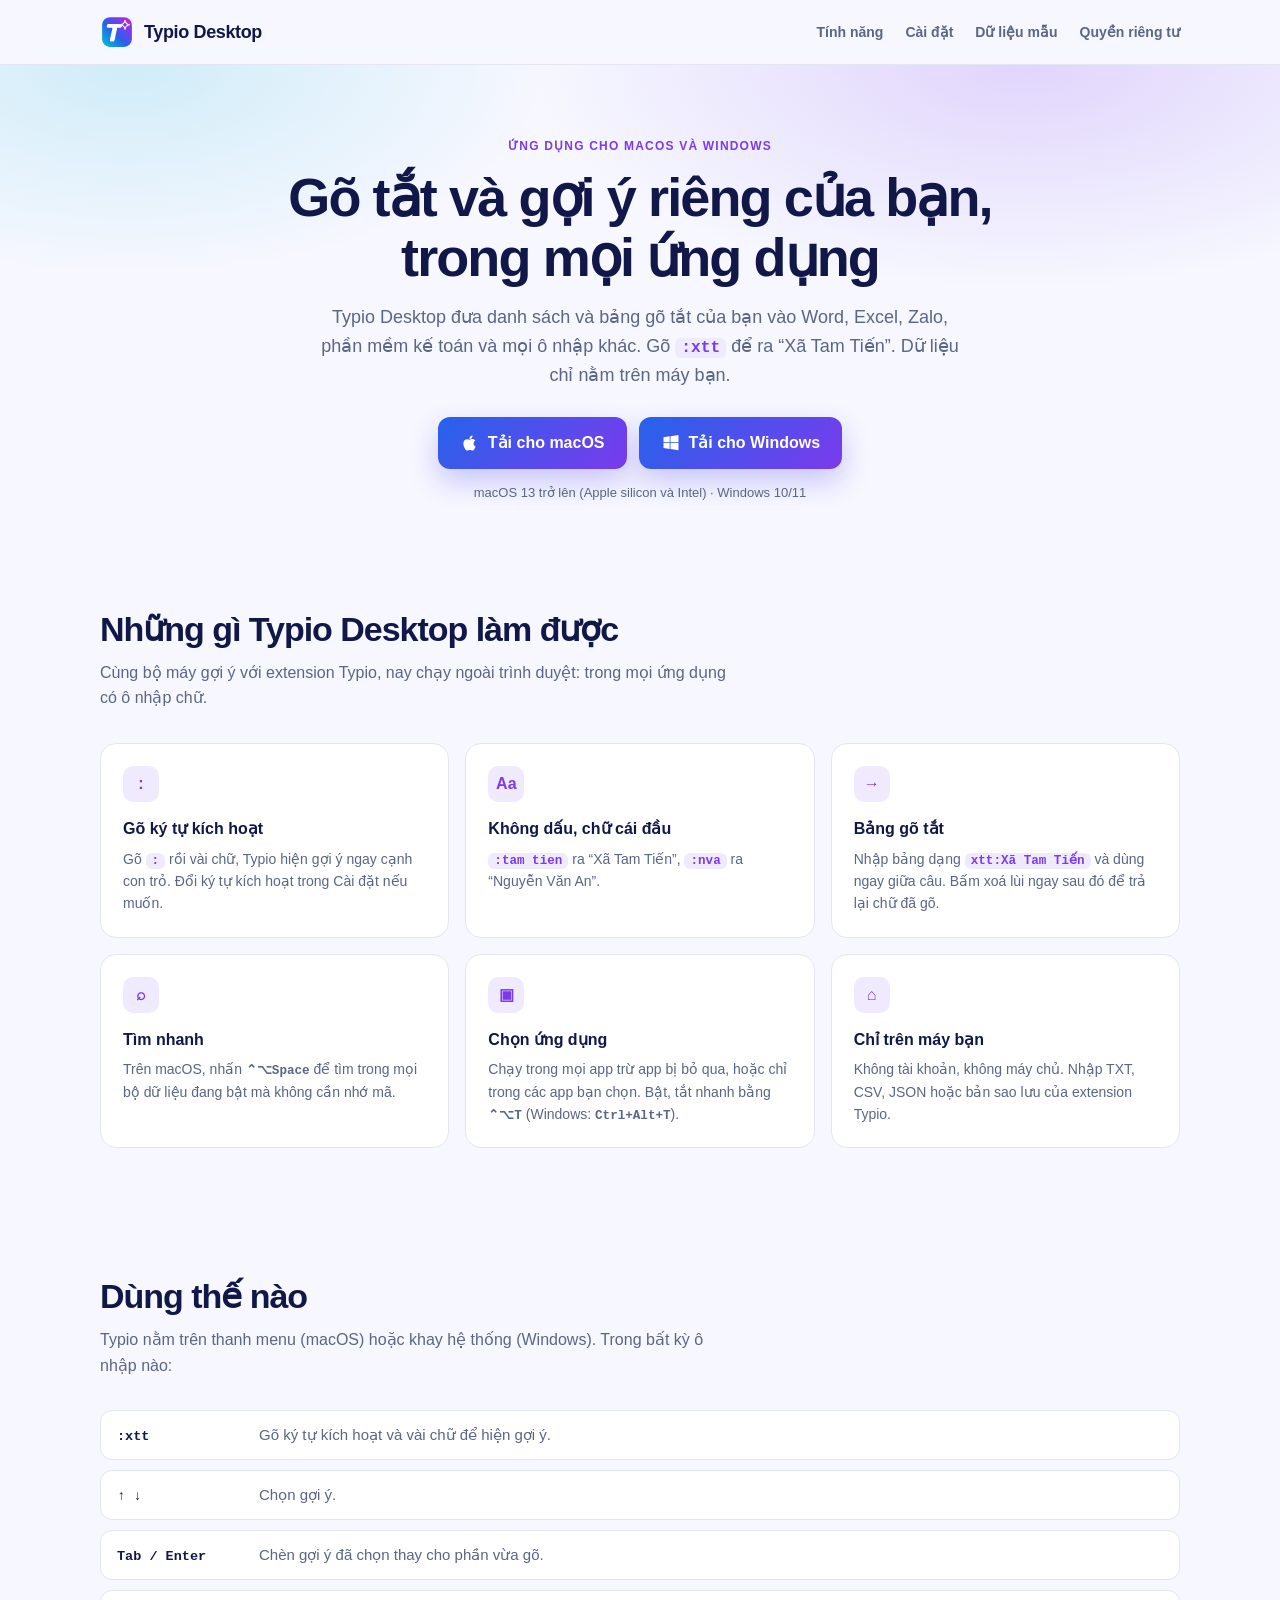
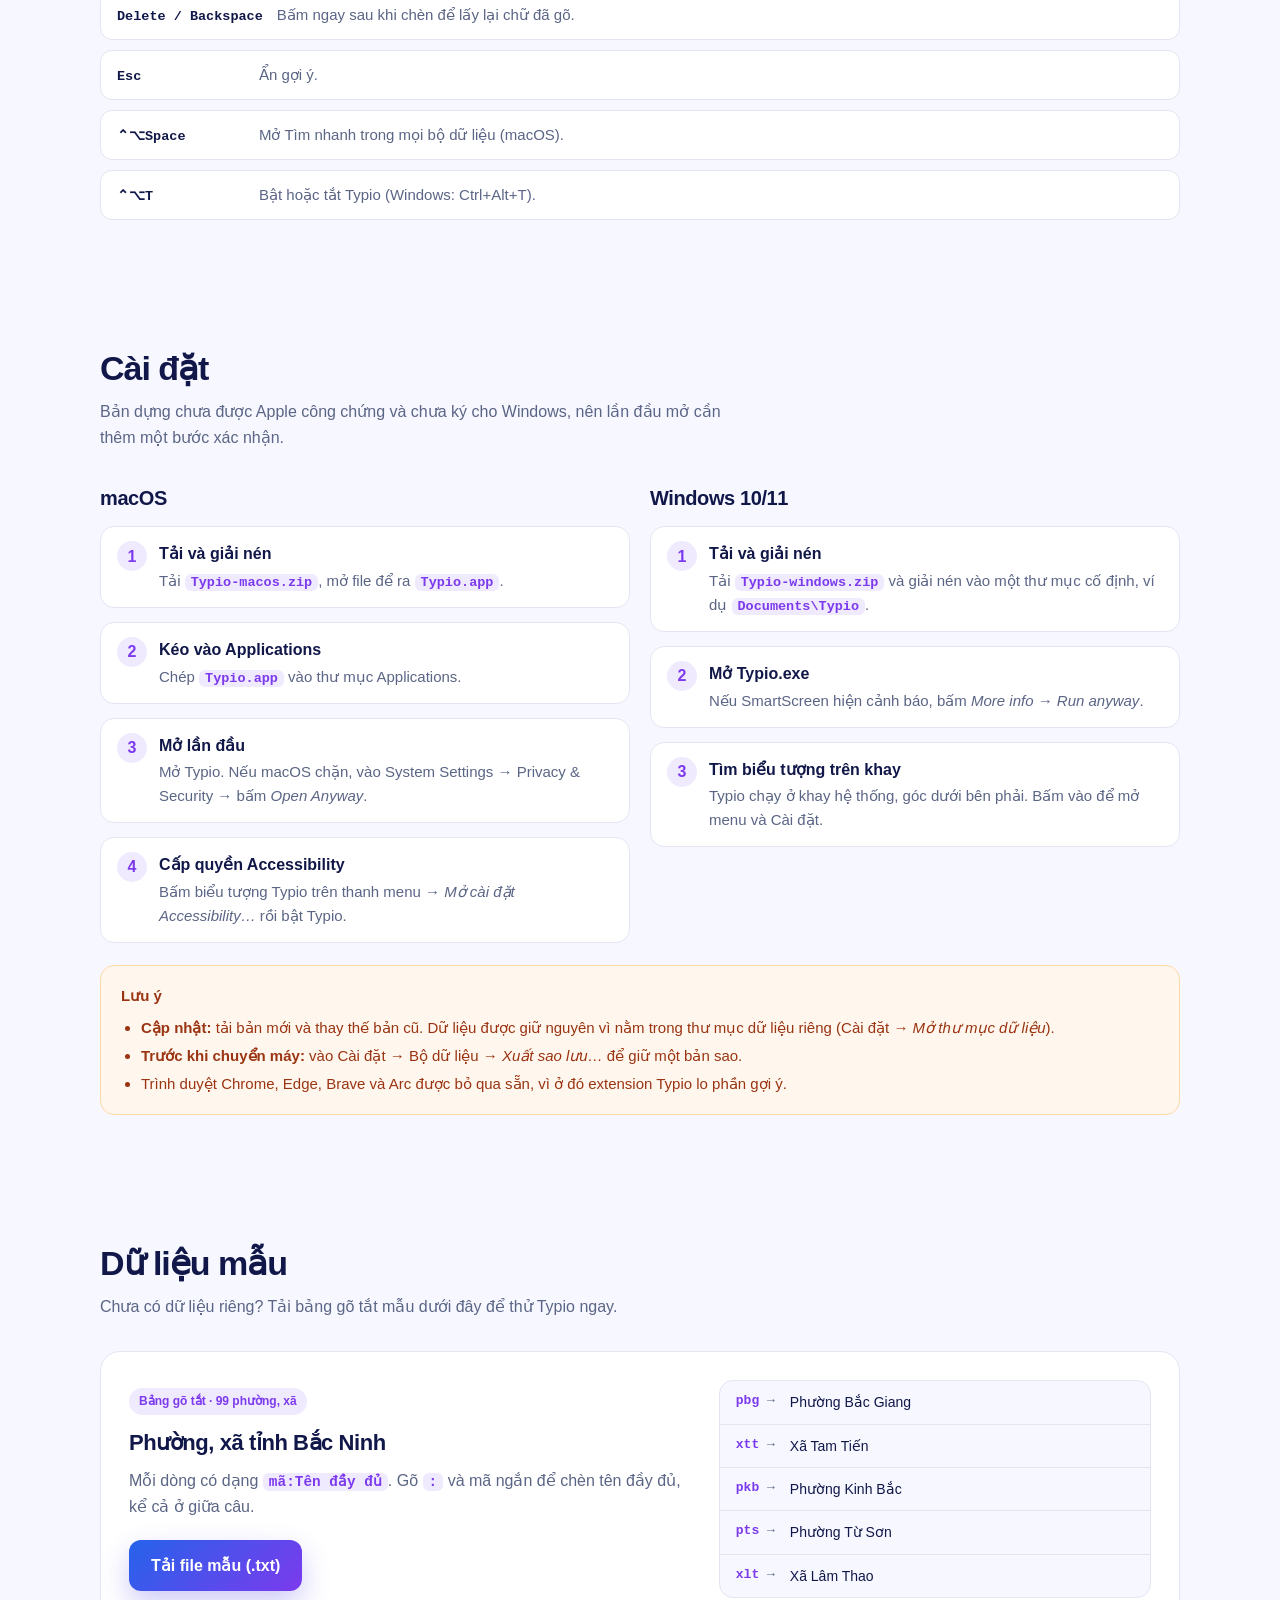
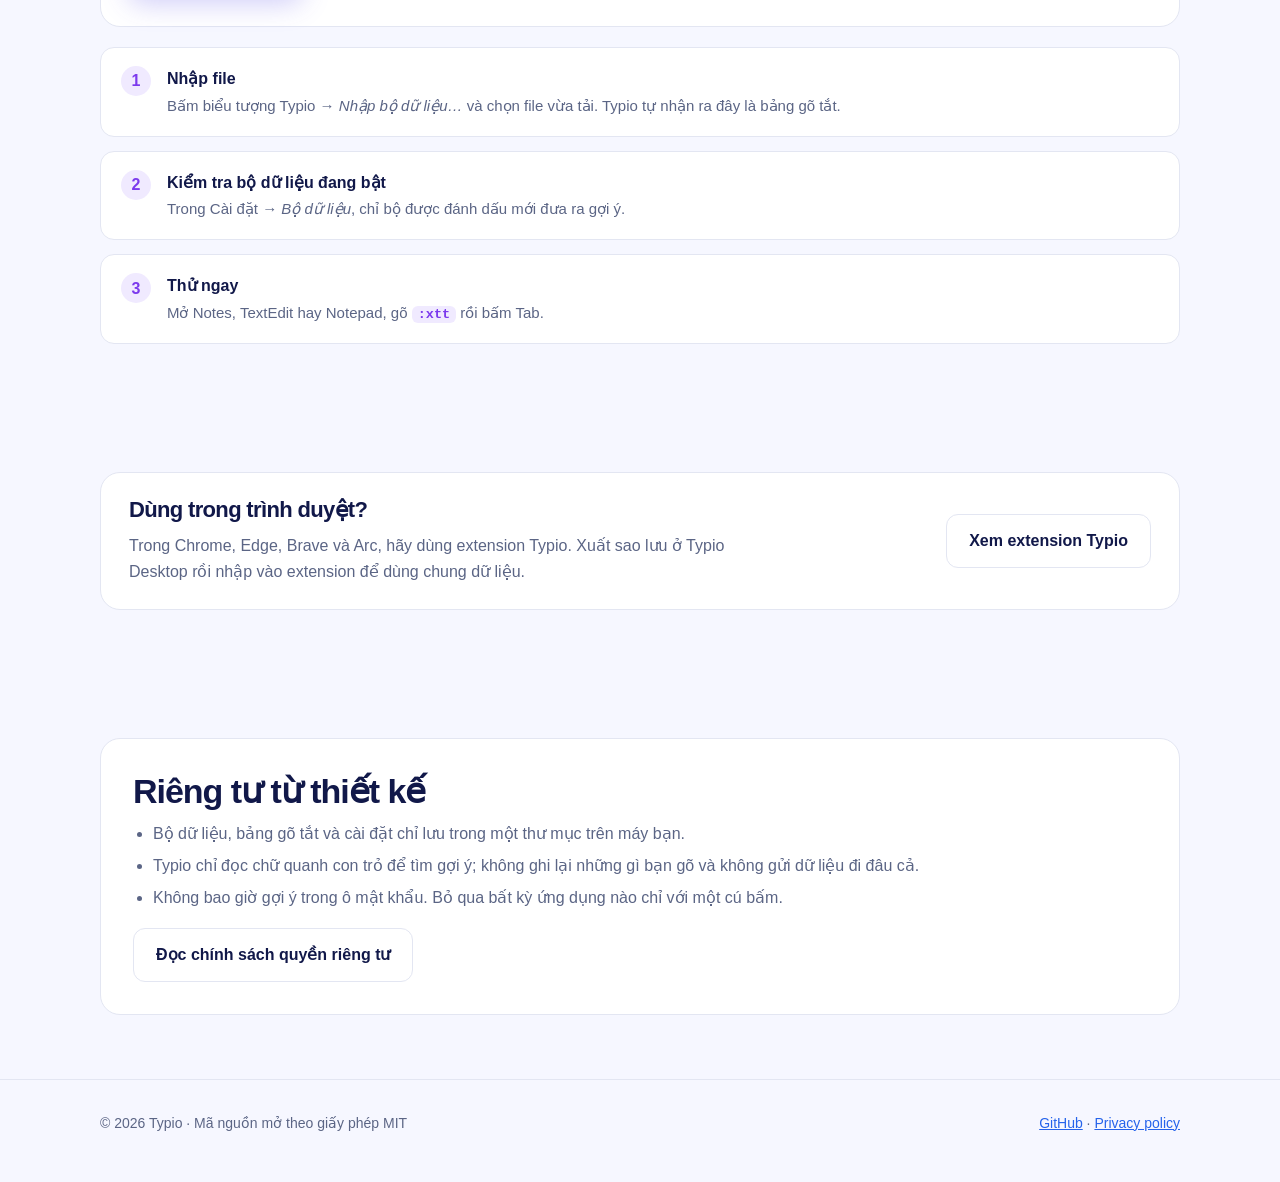
<file: site/index.html>
<!doctype html>
<html lang="vi">
<head>
  <meta charset="utf-8">
  <meta name="viewport" content="width=device-width, initial-scale=1">
  <title>Typio Desktop – Gõ tắt và gợi ý trong mọi ứng dụng</title>
  <meta name="description" content="Typio Desktop gợi ý từ danh sách và bảng gõ tắt của bạn trong mọi ứng dụng trên macOS và Windows. Dữ liệu chỉ nằm trên máy.">
  <link rel="icon" href="favicon.png" type="image/png">
  <link rel="stylesheet" href="site.css">
  <style>
    .os-icon { width: 20px; height: 20px; flex: none; }
    .platforms { display: grid; grid-template-columns: repeat(2, minmax(0, 1fr)); gap: 20px; }
    .platform h3 { margin: 0 0 12px; font-size: 20px; letter-spacing: -.02em; }
    .platform .steps li { padding: 14px 16px 14px 58px; }
    .platform .steps li::before { top: 14px; left: 16px; }
    .keys { display: grid; gap: 10px; margin: 0; padding: 0; list-style: none; }
    .keys li { display: flex; gap: 14px; align-items: baseline; padding: 12px 16px; border: 1px solid var(--line); border-radius: 12px; background: var(--paper); color: var(--muted); font-size: 15px; }
    .keys kbd { min-width: 128px; color: var(--ink); }
    .ext-card { display: flex; flex-wrap: wrap; align-items: center; justify-content: space-between; gap: 18px; padding: 24px 28px; border: 1px solid var(--line); border-radius: 20px; background: var(--paper); }
    .ext-card h2 { font-size: 22px; }
    .ext-card p { margin: 0; color: var(--muted); max-width: 600px; }
    @media (max-width: 760px) { .platforms { grid-template-columns: 1fr; } .keys kbd { min-width: 96px; } }
  </style>
</head>
<body>
  <header class="site-header">
    <div class="wrap">
      <a class="brand" href="./"><img src="assets/logo.svg" alt="">Typio Desktop</a>
      <nav class="site-nav" aria-label="Điều hướng">
        <a class="hide-sm" href="#tinh-nang">Tính năng</a>
        <a href="#cai-dat">Cài đặt</a>
        <a class="hide-sm" href="#du-lieu-mau">Dữ liệu mẫu</a>
        <a href="privacy.html">Quyền riêng tư</a>
      </nav>
    </div>
  </header>

  <main>
    <div class="hero">
      <div class="wrap">
        <p class="eyebrow">Ứng dụng cho macOS và Windows</p>
        <h1>Gõ tắt và gợi ý riêng của bạn, trong mọi ứng dụng</h1>
        <p class="lede">Typio Desktop đưa danh sách và bảng gõ tắt của bạn vào Word, Excel, Zalo, phần mềm kế toán và mọi ô nhập khác. Gõ <code>:xtt</code> để ra “Xã Tam Tiến”. Dữ liệu chỉ nằm trên máy bạn.</p>
        <div class="actions">
          <a class="button primary" href="https://github.com/vthang87/Typio-desktop/releases/latest/download/Typio-macos.zip"><svg class="os-icon" viewBox="0 0 24 24" aria-hidden="true"><path fill="currentColor" d="M16.37 12.6c-.02-2.3 1.88-3.4 1.96-3.46-1.07-1.56-2.73-1.77-3.32-1.8-1.41-.14-2.76.83-3.47.83-.72 0-1.82-.81-2.99-.79-1.54.02-2.96.9-3.75 2.27-1.6 2.78-.41 6.88 1.15 9.13.76 1.1 1.67 2.33 2.86 2.29 1.15-.05 1.58-.74 2.97-.74 1.38 0 1.77.74 2.98.72 1.24-.02 2.02-1.12 2.77-2.22.87-1.27 1.23-2.51 1.25-2.57-.03-.01-2.4-.92-2.42-3.66ZM14.1 5.86c.63-.77 1.06-1.83.94-2.89-.91.04-2.01.61-2.66 1.37-.58.67-1.09 1.76-.96 2.8 1.02.08 2.05-.51 2.68-1.28Z"/></svg>Tải cho macOS</a>
          <a class="button primary" href="https://github.com/vthang87/Typio-desktop/releases/latest/download/Typio-windows.zip"><svg class="os-icon" viewBox="0 0 24 24" aria-hidden="true"><path fill="currentColor" d="M3 5.1 10.4 4v7.1H3V5.1Zm8.4-1.24L21 2.5v8.6h-9.6V3.86ZM3 12.1h7.4v7.1L3 18.1v-6Zm8.4 0H21v8.6l-9.6-1.36V12.1Z"/></svg>Tải cho Windows</a>
        </div>
        <p class="release-meta" id="release-meta" aria-live="polite">macOS 13 trở lên (Apple silicon và Intel) · Windows 10/11</p>
      </div>
    </div>

    <section id="tinh-nang">
      <div class="wrap">
        <h2>Những gì Typio Desktop làm được</h2>
        <p class="section-lede">Cùng bộ máy gợi ý với extension Typio, nay chạy ngoài trình duyệt: trong mọi ứng dụng có ô nhập chữ.</p>
        <div class="features">
          <article class="feature"><div class="icon">:</div><h3>Gõ ký tự kích hoạt</h3><p>Gõ <code>:</code> rồi vài chữ, Typio hiện gợi ý ngay cạnh con trỏ. Đổi ký tự kích hoạt trong Cài đặt nếu muốn.</p></article>
          <article class="feature"><div class="icon">Aa</div><h3>Không dấu, chữ cái đầu</h3><p><code>:tam tien</code> ra “Xã Tam Tiến”, <code>:nva</code> ra “Nguyễn Văn An”.</p></article>
          <article class="feature"><div class="icon">→</div><h3>Bảng gõ tắt</h3><p>Nhập bảng dạng <code>xtt:Xã Tam Tiến</code> và dùng ngay giữa câu. Bấm xoá lùi ngay sau đó để trả lại chữ đã gõ.</p></article>
          <article class="feature"><div class="icon">⌕</div><h3>Tìm nhanh</h3><p>Trên macOS, nhấn <kbd>⌃⌥Space</kbd> để tìm trong mọi bộ dữ liệu đang bật mà không cần nhớ mã.</p></article>
          <article class="feature"><div class="icon">▣</div><h3>Chọn ứng dụng</h3><p>Chạy trong mọi app trừ app bị bỏ qua, hoặc chỉ trong các app bạn chọn. Bật, tắt nhanh bằng <kbd>⌃⌥T</kbd> (Windows: <kbd>Ctrl+Alt+T</kbd>).</p></article>
          <article class="feature"><div class="icon">⌂</div><h3>Chỉ trên máy bạn</h3><p>Không tài khoản, không máy chủ. Nhập TXT, CSV, JSON hoặc bản sao lưu của extension Typio.</p></article>
        </div>
      </div>
    </section>

    <section id="phim-tat">
      <div class="wrap">
        <h2>Dùng thế nào</h2>
        <p class="section-lede">Typio nằm trên thanh menu (macOS) hoặc khay hệ thống (Windows). Trong bất kỳ ô nhập nào:</p>
        <ul class="keys">
          <li><kbd>:xtt</kbd><span>Gõ ký tự kích hoạt và vài chữ để hiện gợi ý.</span></li>
          <li><kbd>↑ ↓</kbd><span>Chọn gợi ý.</span></li>
          <li><kbd>Tab / Enter</kbd><span>Chèn gợi ý đã chọn thay cho phần vừa gõ.</span></li>
          <li><kbd>Delete / Backspace</kbd><span>Bấm ngay sau khi chèn để lấy lại chữ đã gõ.</span></li>
          <li><kbd>Esc</kbd><span>Ẩn gợi ý.</span></li>
          <li><kbd>⌃⌥Space</kbd><span>Mở Tìm nhanh trong mọi bộ dữ liệu (macOS).</span></li>
          <li><kbd>⌃⌥T</kbd><span>Bật hoặc tắt Typio (Windows: Ctrl+Alt+T).</span></li>
        </ul>
      </div>
    </section>

    <section id="cai-dat">
      <div class="wrap">
        <h2>Cài đặt</h2>
        <p class="section-lede">Bản dựng chưa được Apple công chứng và chưa ký cho Windows, nên lần đầu mở cần thêm một bước xác nhận.</p>
        <div class="platforms">
          <div class="platform">
            <h3>macOS</h3>
            <ol class="steps">
              <li><strong>Tải và giải nén</strong><p>Tải <code>Typio-macos.zip</code>, mở file để ra <code>Typio.app</code>.</p></li>
              <li><strong>Kéo vào Applications</strong><p>Chép <code>Typio.app</code> vào thư mục Applications.</p></li>
              <li><strong>Mở lần đầu</strong><p>Mở Typio. Nếu macOS chặn, vào System Settings → Privacy &amp; Security → bấm <em>Open Anyway</em>.</p></li>
              <li><strong>Cấp quyền Accessibility</strong><p>Bấm biểu tượng Typio trên thanh menu → <em>Mở cài đặt Accessibility…</em> rồi bật Typio.</p></li>
            </ol>
          </div>
          <div class="platform">
            <h3>Windows 10/11</h3>
            <ol class="steps">
              <li><strong>Tải và giải nén</strong><p>Tải <code>Typio-windows.zip</code> và giải nén vào một thư mục cố định, ví dụ <code>Documents\Typio</code>.</p></li>
              <li><strong>Mở Typio.exe</strong><p>Nếu SmartScreen hiện cảnh báo, bấm <em>More info</em> → <em>Run anyway</em>.</p></li>
              <li><strong>Tìm biểu tượng trên khay</strong><p>Typio chạy ở khay hệ thống, góc dưới bên phải. Bấm vào để mở menu và Cài đặt.</p></li>
            </ol>
          </div>
        </div>
        <div class="notice">
          <strong>Lưu ý</strong>
          <ul>
            <li><strong>Cập nhật:</strong> tải bản mới và thay thế bản cũ. Dữ liệu được giữ nguyên vì nằm trong thư mục dữ liệu riêng (Cài đặt → <em>Mở thư mục dữ liệu</em>).</li>
            <li><strong>Trước khi chuyển máy:</strong> vào Cài đặt → Bộ dữ liệu → <em>Xuất sao lưu…</em> để giữ một bản sao.</li>
            <li>Trình duyệt Chrome, Edge, Brave và Arc được bỏ qua sẵn, vì ở đó extension Typio lo phần gợi ý.</li>
          </ul>
        </div>
      </div>
    </section>

    <section id="du-lieu-mau">
      <div class="wrap">
        <h2>Dữ liệu mẫu</h2>
        <p class="section-lede">Chưa có dữ liệu riêng? Tải bảng gõ tắt mẫu dưới đây để thử Typio ngay.</p>
        <div class="sample-card">
          <div class="sample-info">
            <span class="sample-tag">Bảng gõ tắt · 99 phường, xã</span>
            <h3>Phường, xã tỉnh Bắc Ninh</h3>
            <p>Mỗi dòng có dạng <code>mã:Tên đầy đủ</code>. Gõ <code>:</code> và mã ngắn để chèn tên đầy đủ, kể cả ở giữa câu.</p>
            <a class="button primary" href="samples/phuong-tp-bac-ninh.txt" download="phuong-tp-bac-ninh.txt">Tải file mẫu (.txt)</a>
          </div>
          <dl class="sample-preview" aria-label="Xem trước vài dòng">
            <div><dt>pbg</dt><dd>Phường Bắc Giang</dd></div>
            <div><dt>xtt</dt><dd>Xã Tam Tiến</dd></div>
            <div><dt>pkb</dt><dd>Phường Kinh Bắc</dd></div>
            <div><dt>pts</dt><dd>Phường Từ Sơn</dd></div>
            <div><dt>xlt</dt><dd>Xã Lâm Thao</dd></div>
          </dl>
        </div>
        <ol class="steps sample-steps">
          <li><strong>Nhập file</strong><p>Bấm biểu tượng Typio → <em>Nhập bộ dữ liệu…</em> và chọn file vừa tải. Typio tự nhận ra đây là bảng gõ tắt.</p></li>
          <li><strong>Kiểm tra bộ dữ liệu đang bật</strong><p>Trong Cài đặt → <em>Bộ dữ liệu</em>, chỉ bộ được đánh dấu mới đưa ra gợi ý.</p></li>
          <li><strong>Thử ngay</strong><p>Mở Notes, TextEdit hay Notepad, gõ <code>:xtt</code> rồi bấm Tab.</p></li>
        </ol>
      </div>
    </section>

    <section>
      <div class="wrap">
        <div class="ext-card">
          <div>
            <h2>Dùng trong trình duyệt?</h2>
            <p>Trong Chrome, Edge, Brave và Arc, hãy dùng extension Typio. Xuất sao lưu ở Typio Desktop rồi nhập vào extension để dùng chung dữ liệu.</p>
          </div>
          <a class="button" href="https://typio.thangdv.com/">Xem extension Typio</a>
        </div>
      </div>
    </section>

    <section>
      <div class="wrap">
        <div class="privacy-card" style="grid-template-columns: 1fr">
          <div>
            <h2>Riêng tư từ thiết kế</h2>
            <ul>
              <li>Bộ dữ liệu, bảng gõ tắt và cài đặt chỉ lưu trong một thư mục trên máy bạn.</li>
              <li>Typio chỉ đọc chữ quanh con trỏ để tìm gợi ý; không ghi lại những gì bạn gõ và không gửi dữ liệu đi đâu cả.</li>
              <li>Không bao giờ gợi ý trong ô mật khẩu. Bỏ qua bất kỳ ứng dụng nào chỉ với một cú bấm.</li>
            </ul>
            <a class="button" href="privacy.html">Đọc chính sách quyền riêng tư</a>
          </div>
        </div>
      </div>
    </section>
  </main>

  <footer class="site-footer">
    <div class="wrap">
      <span>© 2026 Typio · Mã nguồn mở theo giấy phép MIT</span>
      <span><a href="https://github.com/vthang87/Typio-desktop">GitHub</a> · <a href="privacy.html">Privacy policy</a></span>
    </div>
  </footer>

  <script>
    (async () => {
      const meta = document.getElementById("release-meta");
      try {
        const response = await fetch("https://api.github.com/repos/vthang87/Typio-desktop/releases/latest");
        if (!response.ok) return;
        const release = await response.json();
        const date = release.published_at ? new Date(release.published_at).toLocaleDateString("vi-VN") : "";
        meta.textContent = ["Phiên bản " + release.tag_name.replace(/^v/, ""), date, meta.textContent].filter(Boolean).join(" · ");
      } catch {}
    })();
  </script>
</body>
</html>
</file>
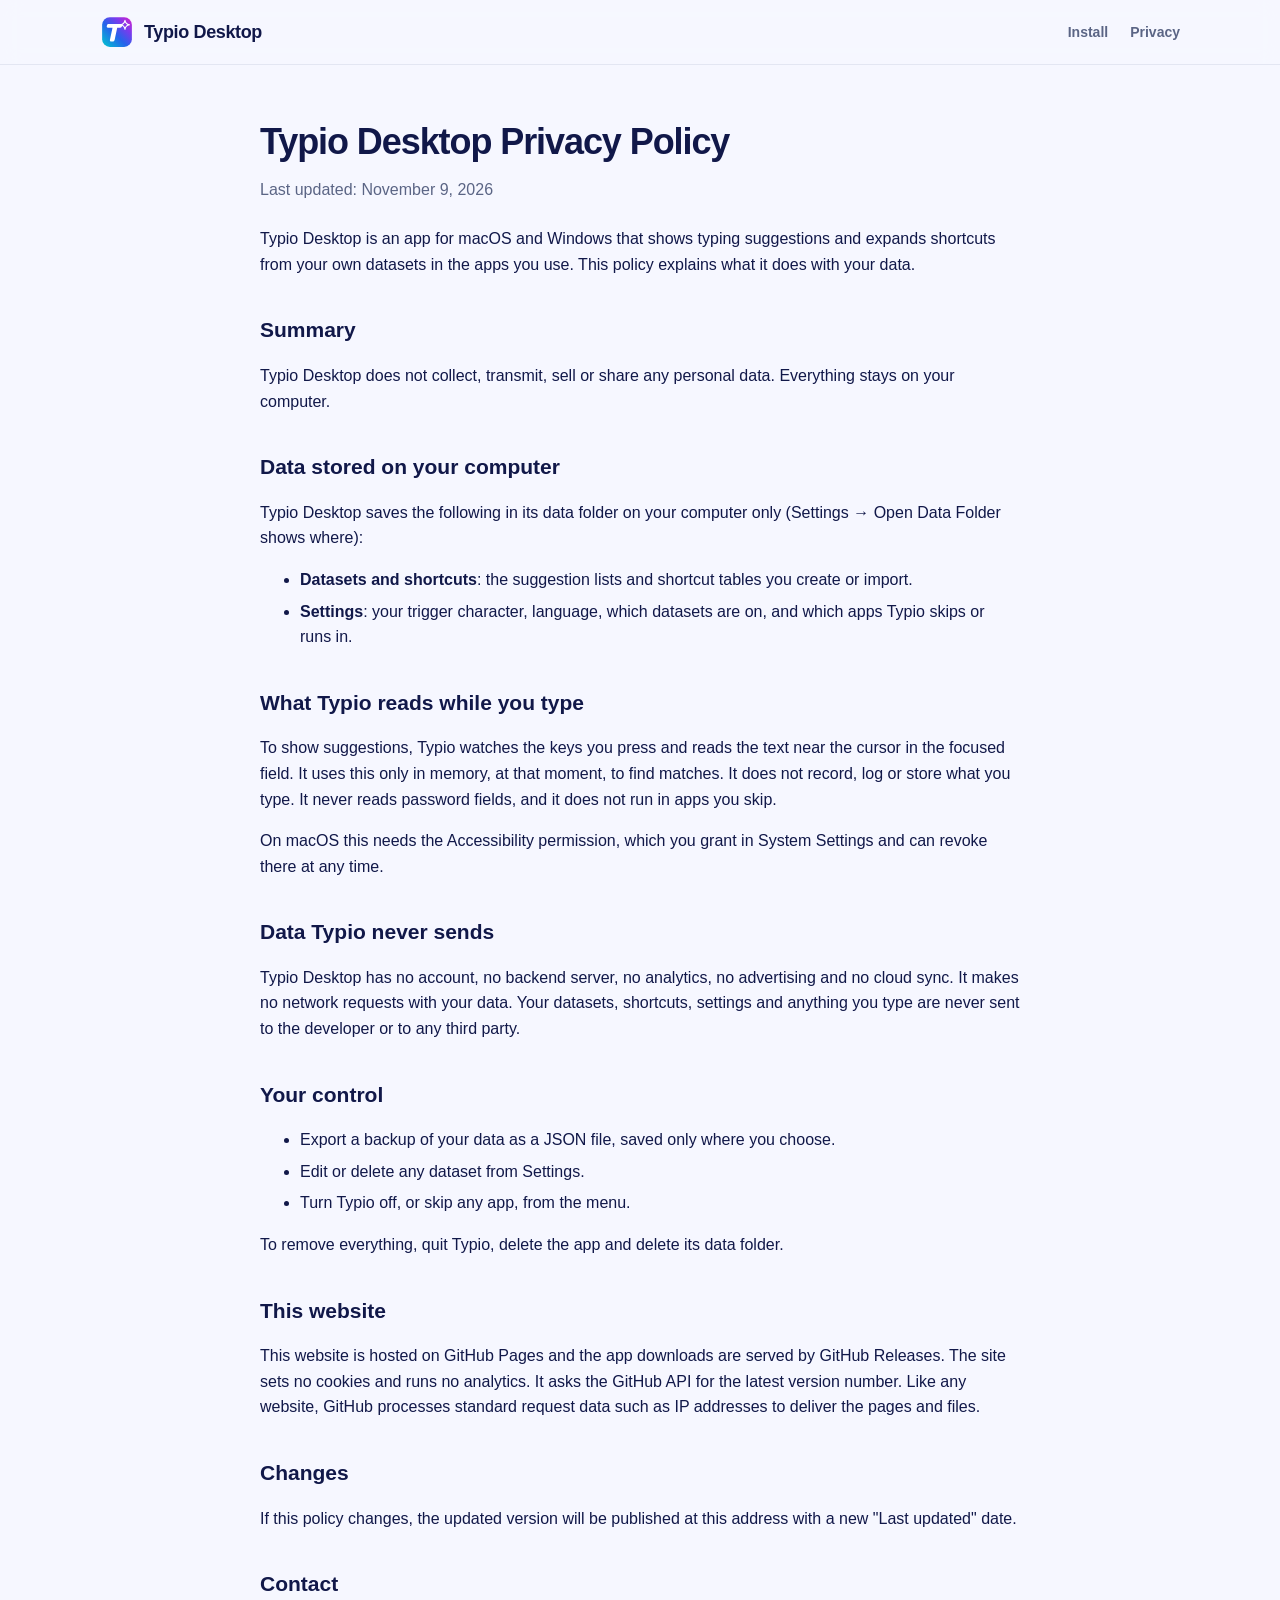
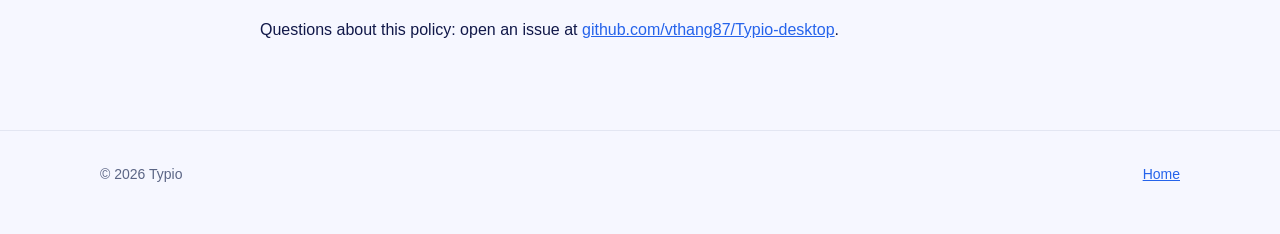
<file: site/privacy.html>
<!doctype html>
<html lang="en">
<head>
  <meta charset="utf-8">
  <meta name="viewport" content="width=device-width, initial-scale=1">
  <title>Typio Desktop Privacy Policy</title>
  <meta name="description" content="Typio Desktop stores your data only on your computer and transmits nothing.">
  <link rel="icon" href="favicon.png" type="image/png">
  <link rel="stylesheet" href="site.css">
</head>
<body>
  <header class="site-header">
    <div class="wrap">
      <a class="brand" href="./"><img src="assets/logo.svg" alt="">Typio Desktop</a>
      <nav class="site-nav" aria-label="Navigation"><a href="./#cai-dat">Install</a><a href="privacy.html" aria-current="page">Privacy</a></nav>
    </div>
  </header>

  <main class="wrap doc">
    <h1>Typio Desktop Privacy Policy</h1>
    <p class="updated">Last updated: November 9, 2026</p>
    <p>Typio Desktop is an app for macOS and Windows that shows typing suggestions and expands shortcuts from your own datasets in the apps you use. This policy explains what it does with your data.</p>

    <h2>Summary</h2>
    <p>Typio Desktop does not collect, transmit, sell or share any personal data. Everything stays on your computer.</p>

    <h2>Data stored on your computer</h2>
    <p>Typio Desktop saves the following in its data folder on your computer only (Settings → Open Data Folder shows where):</p>
    <ul>
      <li><strong>Datasets and shortcuts</strong>: the suggestion lists and shortcut tables you create or import.</li>
      <li><strong>Settings</strong>: your trigger character, language, which datasets are on, and which apps Typio skips or runs in.</li>
    </ul>

    <h2>What Typio reads while you type</h2>
    <p>To show suggestions, Typio watches the keys you press and reads the text near the cursor in the focused field. It uses this only in memory, at that moment, to find matches. It does not record, log or store what you type. It never reads password fields, and it does not run in apps you skip.</p>
    <p>On macOS this needs the Accessibility permission, which you grant in System Settings and can revoke there at any time.</p>

    <h2>Data Typio never sends</h2>
    <p>Typio Desktop has no account, no backend server, no analytics, no advertising and no cloud sync. It makes no network requests with your data. Your datasets, shortcuts, settings and anything you type are never sent to the developer or to any third party.</p>

    <h2>Your control</h2>
    <ul>
      <li>Export a backup of your data as a JSON file, saved only where you choose.</li>
      <li>Edit or delete any dataset from Settings.</li>
      <li>Turn Typio off, or skip any app, from the menu.</li>
    </ul>
    <p>To remove everything, quit Typio, delete the app and delete its data folder.</p>

    <h2>This website</h2>
    <p>This website is hosted on GitHub Pages and the app downloads are served by GitHub Releases. The site sets no cookies and runs no analytics. It asks the GitHub API for the latest version number. Like any website, GitHub processes standard request data such as IP addresses to deliver the pages and files.</p>

    <h2>Changes</h2>
    <p>If this policy changes, the updated version will be published at this address with a new "Last updated" date.</p>

    <h2>Contact</h2>
    <p>Questions about this policy: open an issue at <a href="https://github.com/vthang87/Typio-desktop/issues">github.com/vthang87/Typio-desktop</a>.</p>
  </main>

  <footer class="site-footer"><div class="wrap"><span>© 2026 Typio</span><a href="./">Home</a></div></footer>
</body>
</html>
</file>
<file: site/site.css>
:root {
  --ink: #111849;
  --muted: #5b6585;
  --line: #e3e6f2;
  --paper: #ffffff;
  --canvas: #f6f7ff;
  --soft: #f0eaff;
  --primary: #2563eb;
  --violet: #7c3aed;
  --warn-bg: #fff7ed;
  --warn-line: #fed7aa;
  --warn-ink: #9a3412;
  --shadow: 0 18px 50px rgba(52, 48, 139, .12);
  color-scheme: light;
}
@media (prefers-color-scheme: dark) {
  :root:not([data-theme="light"]) {
    --ink: #e8eaf6;
    --muted: #a3abc8;
    --line: #2a3052;
    --paper: #151a33;
    --canvas: #0d1126;
    --soft: #241d4d;
    --primary: #6b9bff;
    --violet: #a78bfa;
    --warn-bg: #2a1a0e;
    --warn-line: #5c3416;
    --warn-ink: #fdba74;
    --shadow: 0 18px 50px rgba(0, 0, 0, .4);
    color-scheme: dark;
  }
}
:root[data-theme="dark"] {
  --ink: #e8eaf6; --muted: #a3abc8; --line: #2a3052; --paper: #151a33; --canvas: #0d1126; --soft: #241d4d;
  --primary: #6b9bff; --violet: #a78bfa; --warn-bg: #2a1a0e; --warn-line: #5c3416; --warn-ink: #fdba74;
  --shadow: 0 18px 50px rgba(0, 0, 0, .4); color-scheme: dark;
}

* { box-sizing: border-box; }
html { scroll-behavior: smooth; }
body {
  margin: 0;
  background: var(--canvas);
  color: var(--ink);
  font: 16px/1.6 Inter, ui-sans-serif, -apple-system, BlinkMacSystemFont, "Segoe UI", sans-serif;
}
a { color: var(--primary); }
img { max-width: 100%; height: auto; display: block; }
code, kbd { font: 600 .9em ui-monospace, SFMono-Regular, Menlo, monospace; }
code { padding: 1px 6px; border-radius: 6px; background: var(--soft); color: var(--violet); }
:focus-visible { outline: 3px solid color-mix(in srgb, var(--primary) 40%, transparent); outline-offset: 2px; }

.wrap { width: min(1080px, 100% - 32px); margin-inline: auto; }

.site-header { position: sticky; top: 0; z-index: 5; border-bottom: 1px solid var(--line); background: color-mix(in srgb, var(--canvas) 88%, transparent); backdrop-filter: blur(10px); }
.site-header .wrap { display: flex; align-items: center; justify-content: space-between; gap: 16px; height: 64px; }
.brand { display: flex; align-items: center; gap: 10px; color: var(--ink); font-weight: 800; font-size: 18px; letter-spacing: -.02em; text-decoration: none; }
.brand img { width: 34px; height: 34px; }
.site-nav { display: flex; gap: 22px; }
.site-nav a { color: var(--muted); font-size: 14px; font-weight: 600; text-decoration: none; }
.site-nav a:hover { color: var(--ink); }

.hero { padding: 72px 0 40px; text-align: center; background: radial-gradient(700px 320px at 80% 0%, color-mix(in srgb, var(--violet) 18%, transparent), transparent 70%), radial-gradient(600px 300px at 10% 0%, color-mix(in srgb, #06b6d4 16%, transparent), transparent 70%); }
.eyebrow { margin: 0 0 12px; color: var(--violet); font-size: 12px; font-weight: 800; letter-spacing: .1em; text-transform: uppercase; }
.hero h1 { max-width: 760px; margin: 0 auto 16px; font-size: clamp(32px, 6vw, 54px); line-height: 1.1; letter-spacing: -.035em; }
.hero p.lede { max-width: 640px; margin: 0 auto 28px; color: var(--muted); font-size: 18px; }
.actions { display: flex; flex-wrap: wrap; justify-content: center; gap: 12px; }
.button { display: inline-flex; align-items: center; gap: 8px; padding: 13px 22px; border: 1px solid var(--line); border-radius: 12px; background: var(--paper); color: var(--ink); font-weight: 700; text-decoration: none; }
.button.primary { border: 0; background: linear-gradient(135deg, #2563eb, #7c3aed); color: #fff; box-shadow: 0 12px 28px rgba(79, 70, 229, .28); }
.button.primary:hover { transform: translateY(-1px); }
.button[aria-disabled="true"] { pointer-events: none; opacity: .55; }
.release-meta { min-height: 22px; margin: 14px 0 0; color: var(--muted); font-size: 13px; }
.hero-shot { margin: 44px auto 0; width: 100%; max-width: min(980px, 100%); border-radius: 16px; overflow: hidden; box-shadow: var(--shadow); border: 1px solid var(--line); }

section { padding: 64px 0; scroll-margin-top: 64px; }
section h2 { margin: 0 0 10px; font-size: clamp(26px, 4vw, 34px); letter-spacing: -.03em; line-height: 1.2; }
.section-lede { max-width: 640px; margin: 0 0 32px; color: var(--muted); }

.features { display: grid; grid-template-columns: repeat(3, minmax(0, 1fr)); gap: 16px; }
.feature { padding: 22px; border: 1px solid var(--line); border-radius: 16px; background: var(--paper); }
.feature h3 { margin: 0 0 6px; font-size: 16px; }
.feature p { margin: 0; color: var(--muted); font-size: 14px; }
.feature .icon { display: grid; place-items: center; width: 36px; height: 36px; margin-bottom: 14px; border-radius: 10px; background: var(--soft); color: var(--violet); font-weight: 800; }

.gallery { display: grid; grid-template-columns: repeat(2, minmax(0, 1fr)); gap: 20px; }
.gallery figure { margin: 0; }
.gallery img { border-radius: 14px; border: 1px solid var(--line); box-shadow: var(--shadow); }
.gallery figcaption { margin-top: 10px; color: var(--muted); font-size: 14px; }

.steps { display: grid; gap: 14px; margin: 0; padding: 0; list-style: none; counter-reset: step; }
.steps li { position: relative; padding: 18px 20px 18px 66px; border: 1px solid var(--line); border-radius: 14px; background: var(--paper); counter-increment: step; }
.steps li::before { content: counter(step); position: absolute; left: 20px; top: 18px; display: grid; place-items: center; width: 30px; height: 30px; border-radius: 50%; background: var(--soft); color: var(--violet); font-weight: 800; }
.steps strong { display: block; margin-bottom: 2px; }
.steps p { margin: 0; color: var(--muted); font-size: 15px; }
.copy-row { display: inline-flex; align-items: center; gap: 8px; margin-top: 8px; }
.copy-row button { padding: 5px 10px; border: 1px solid var(--line); border-radius: 8px; background: var(--canvas); color: var(--ink); font: 600 13px/1.4 inherit; cursor: pointer; white-space: nowrap; }

.notice { margin-top: 22px; padding: 18px 20px; border: 1px solid var(--warn-line); border-radius: 14px; background: var(--warn-bg); color: var(--warn-ink); font-size: 15px; }
.notice ul { margin: 8px 0 0; padding-left: 20px; }
.notice li + li { margin-top: 4px; }

.privacy-card { display: grid; grid-template-columns: 1.2fr 1fr; gap: 32px; align-items: center; padding: 32px; border: 1px solid var(--line); border-radius: 20px; background: var(--paper); }
.privacy-card ul { margin: 0 0 18px; padding-left: 20px; color: var(--muted); }
.privacy-card li + li { margin-top: 6px; }
.privacy-card img { border-radius: 12px; border: 1px solid var(--line); }

.sample-card { display: grid; grid-template-columns: 1.3fr 1fr; gap: 28px; align-items: center; padding: 28px; border: 1px solid var(--line); border-radius: 20px; background: var(--paper); }
.sample-tag { display: inline-block; margin-bottom: 10px; padding: 4px 10px; border-radius: 999px; background: var(--soft); color: var(--violet); font-size: 12px; font-weight: 750; }
.sample-info h3 { margin: 0 0 8px; font-size: 22px; letter-spacing: -.02em; }
.sample-info p { margin: 0 0 20px; color: var(--muted); }
.sample-preview { margin: 0; border: 1px solid var(--line); border-radius: 14px; background: var(--canvas); font-size: 14px; }
.sample-preview div { display: flex; gap: 14px; padding: 10px 16px; border-bottom: 1px solid var(--line); }
.sample-preview div:last-child { border-bottom: 0; }
.sample-preview dt { min-width: 40px; color: var(--violet); font: 700 13px/1.6 ui-monospace, SFMono-Regular, Menlo, monospace; }
.sample-preview dt::after { content: " →"; color: var(--muted); font-weight: 400; }
.sample-preview dd { margin: 0; color: var(--ink); }
.sample-steps { margin-top: 20px; }

.site-footer { padding: 32px 0 48px; border-top: 1px solid var(--line); color: var(--muted); font-size: 14px; }
.site-footer .wrap { display: flex; flex-wrap: wrap; justify-content: space-between; gap: 12px; }

.doc { max-width: 760px; padding: 48px 0 72px; }
.doc h1 { margin: 0 0 6px; font-size: 36px; letter-spacing: -.03em; }
.doc h2 { margin: 36px 0 8px; font-size: 21px; }
.doc .updated { margin: 0 0 24px; color: var(--muted); }
.doc p, .doc li { color: var(--ink); }
.doc li + li { margin-top: 6px; }

@media (max-width: 860px) {
  .features { grid-template-columns: repeat(2, minmax(0, 1fr)); }
  .privacy-card, .sample-card { grid-template-columns: 1fr; padding: 22px; }
}
@media (max-width: 600px) {
  .site-nav { gap: 14px; }
  .site-nav a.hide-sm { display: none; }
  .hero { padding-top: 48px; }
  .features, .gallery { grid-template-columns: 1fr; }
  section { padding: 48px 0; }
  .steps li { padding-left: 60px; }
}
@media (prefers-reduced-motion: reduce) { html { scroll-behavior: auto; } }
</file>
